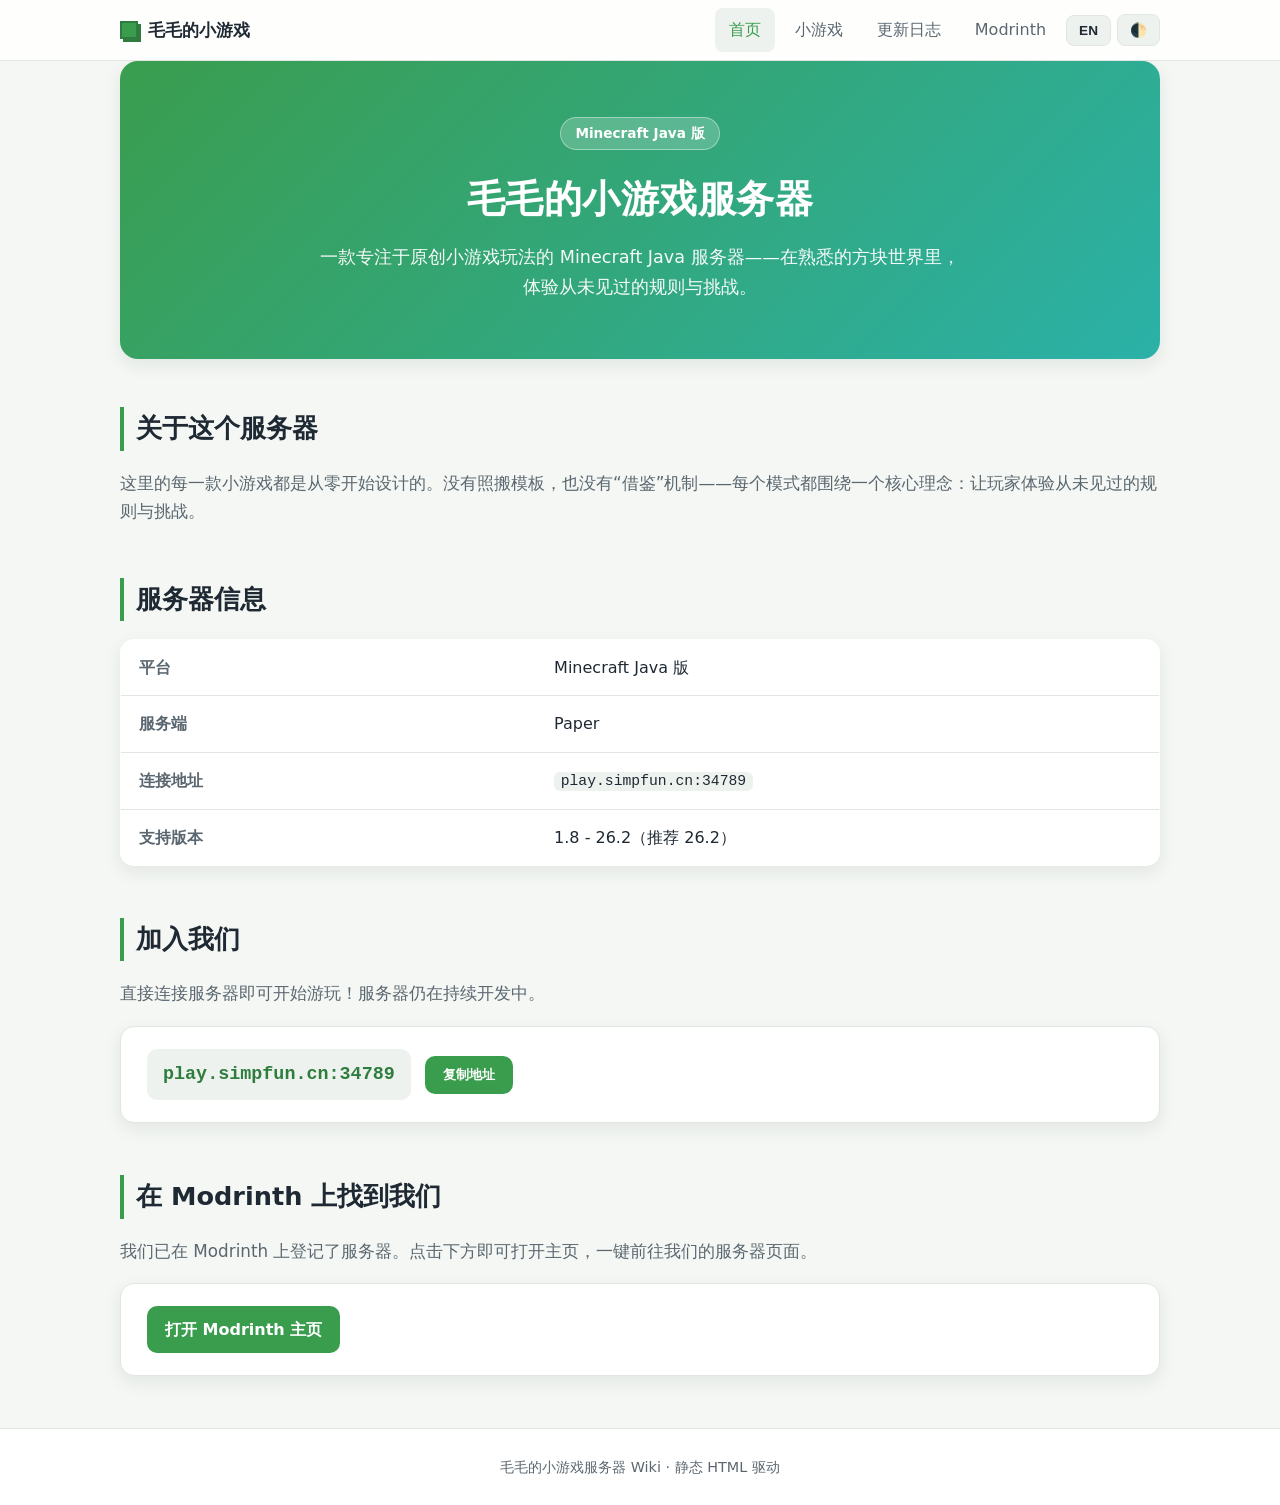
<file: index.html>
<!DOCTYPE html>
<html lang="zh" data-theme="light">
<head>
  <meta charset="UTF-8">
  <meta name="viewport" content="width=device-width, initial-scale=1.0">
  <title data-en="Maomao's MiniGame Server" data-zh="毛毛的小游戏服务器">毛毛的小游戏服务器</title>
  <meta name="description" content="Maomao's MiniGame Server —— 一款专注原创小游戏玩法的 Minecraft Java 服务器。">
  <!-- 主题防闪烁：在渲染前先根据 localStorage / 系统偏好写入 data-theme -->
  <script>
    (function () {
      try {
        var t = localStorage.getItem('maomao-theme');
        if (!t) t = (window.matchMedia && matchMedia('(prefers-color-scheme: dark)').matches) ? 'dark' : 'light';
        document.documentElement.setAttribute('data-theme', t);
      } catch (e) {}
    })();
  </script>
  <link rel="stylesheet" href="./css/style.css">
</head>
<body>
  <!-- 导航栏由 js/main.js 动态注入 -->
  <nav id="navbar"></nav>

  <main class="container">

    <!-- 首页 Hero 区 -->
    <section class="hero">
      <span class="badge" data-en="Minecraft Java Edition" data-zh="Minecraft Java 版">Minecraft Java 版</span>
      <h1 data-en="Maomao's MiniGame Server" data-zh="毛毛的小游戏服务器">毛毛的小游戏服务器</h1>
      <p data-en="A Minecraft Java server focused on original minigame gameplay — experience rules and challenges you've never seen before in the familiar blocky world."
         data-zh="一款专注于原创小游戏玩法的 Minecraft Java 服务器——在熟悉的方块世界里，体验从未见过的规则与挑战。">
        一款专注于原创小游戏玩法的 Minecraft Java 服务器——在熟悉的方块世界里，体验从未见过的规则与挑战。</p>
    </section>

    <!-- 关于服务器 -->
    <section class="section">
      <h2 class="section-title" data-en="About This Server" data-zh="关于这个服务器">关于这个服务器</h2>
      <p class="lead" data-en="Every minigame here is designed from scratch. No copied templates, no recycled mechanics — each mode is built around one core idea: let players experience rules and challenges they've never seen before."
         data-zh="这里的每一款小游戏都是从零开始设计的。没有照搬模板，也没有“借鉴”机制——每个模式都围绕一个核心理念：让玩家体验从未见过的规则与挑战。">
        这里的每一款小游戏都是从零开始设计的。没有照搬模板，也没有“借鉴”机制——每个模式都围绕一个核心理念：让玩家体验从未见过的规则与挑战。</p>
    </section>

    <!-- 服务器信息 -->
    <section class="section">
      <h2 class="section-title" data-en="Server Info" data-zh="服务器信息">服务器信息</h2>
      <table class="info-table">
        <tr>
          <th data-en="Platform" data-zh="平台">平台</th>
          <td data-en="Minecraft Java Edition" data-zh="Minecraft Java 版">Minecraft Java 版</td>
        </tr>
        <tr>
          <th data-en="Server Software" data-zh="服务端">服务端</th>
          <td>Paper</td>
        </tr>
        <tr>
          <th data-en="Address" data-zh="连接地址">连接地址</th>
          <td><code>play.simpfun.cn:34789</code></td>
        </tr>
        <tr>
          <th data-en="Supported Versions" data-zh="支持版本">支持版本</th>
          <td data-en="1.8 - 26.2 (Recommended: 26.2)" data-zh="1.8 - 26.2（推荐 26.2）">1.8 - 26.2（推荐 26.2）</td>
        </tr>
      </table>
    </section>

    <!-- 加入我们 -->
    <section class="section">
      <h2 class="section-title" data-en="Join Us" data-zh="加入我们">加入我们</h2>
      <p class="lead" data-en="Just connect to the server and start playing! The server is still under active development."
         data-zh="直接连接服务器即可开始游玩！服务器仍在持续开发中。">
        直接连接服务器即可开始游玩！服务器仍在持续开发中。</p>
      <div class="join-box" style="margin-top:18px;">
        <span class="join-addr">play.simpfun.cn:34789</span>
        <button class="copy-btn" id="copyAddr" data-addr="play.simpfun.cn:34789"
                data-en="Copy Address" data-zh="复制地址">复制地址</button>
      </div>
    </section>

    <!-- 在 Modrinth 上找到我们 -->
    <section class="section">
      <h2 class="section-title" data-en="Find Us on Modrinth" data-zh="在 Modrinth 上找到我们">在 Modrinth 上找到我们</h2>
      <p class="lead" data-en="We've listed our server on Modrinth. Click below to open the listing and jump to our server page with one tap."
         data-zh="我们已在 Modrinth 上登记了服务器。点击下方即可打开主页，一键前往我们的服务器页面。">
        我们已在 Modrinth 上登记了服务器。点击下方即可打开主页，一键前往我们的服务器页面。</p>
      <div class="join-box" style="margin-top:18px;">
        <a class="copy-btn" style="text-decoration:none;" href="https://modrinth.com/server/maomaos-minigame-server"
           target="_blank" rel="noopener" data-en="Open Modrinth Page" data-zh="打开 Modrinth 主页">打开 Modrinth 主页</a>
      </div>
    </section>

  </main>

  <footer>
    <div class="container">
      <span data-en="Maomao's MiniGame Server Wiki · Powered by static HTML" data-zh="毛毛的小游戏服务器 Wiki · 静态 HTML 驱动">毛毛的小游戏服务器 Wiki · 静态 HTML 驱动</span>
    </div>
  </footer>

  <!-- 主脚本：放在 body 末尾，document.currentScript 可正确获取自身路径 -->
  <script src="./js/main.js"></script>
</body>
</html>
</file>
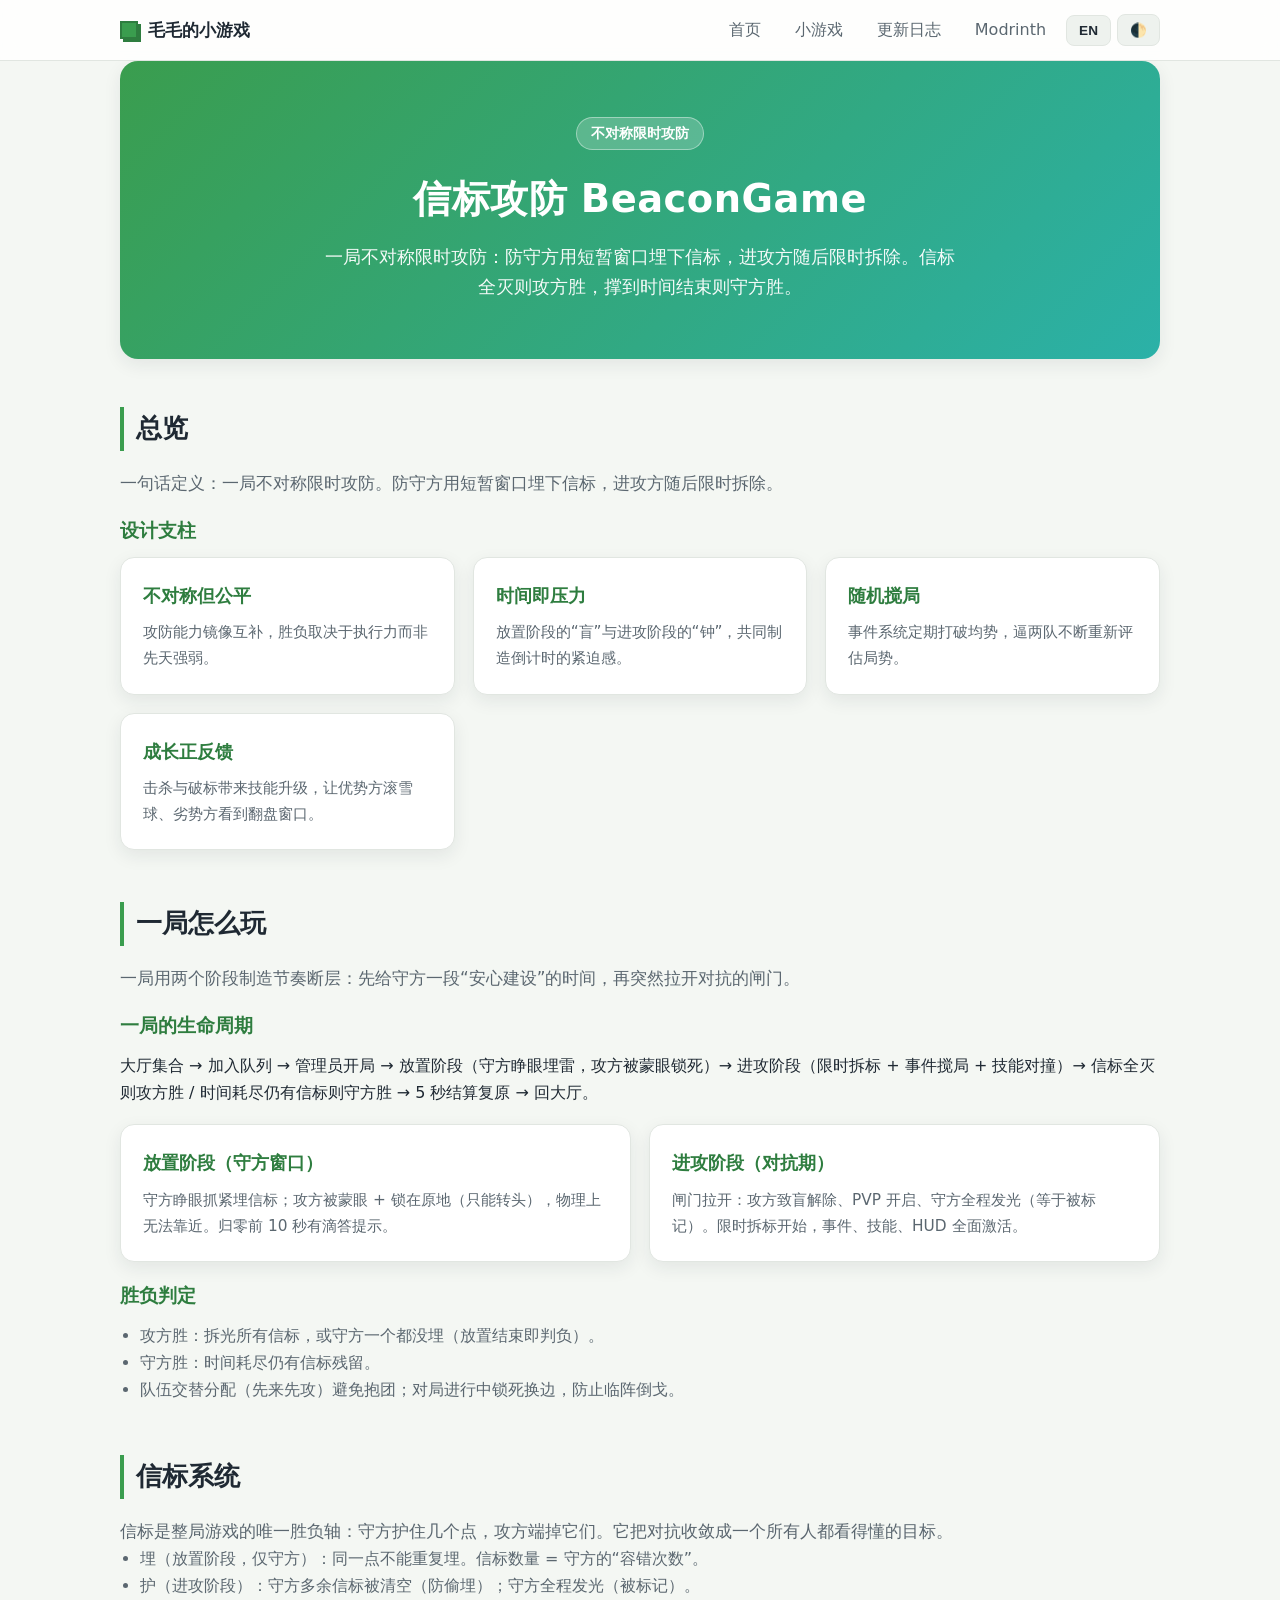
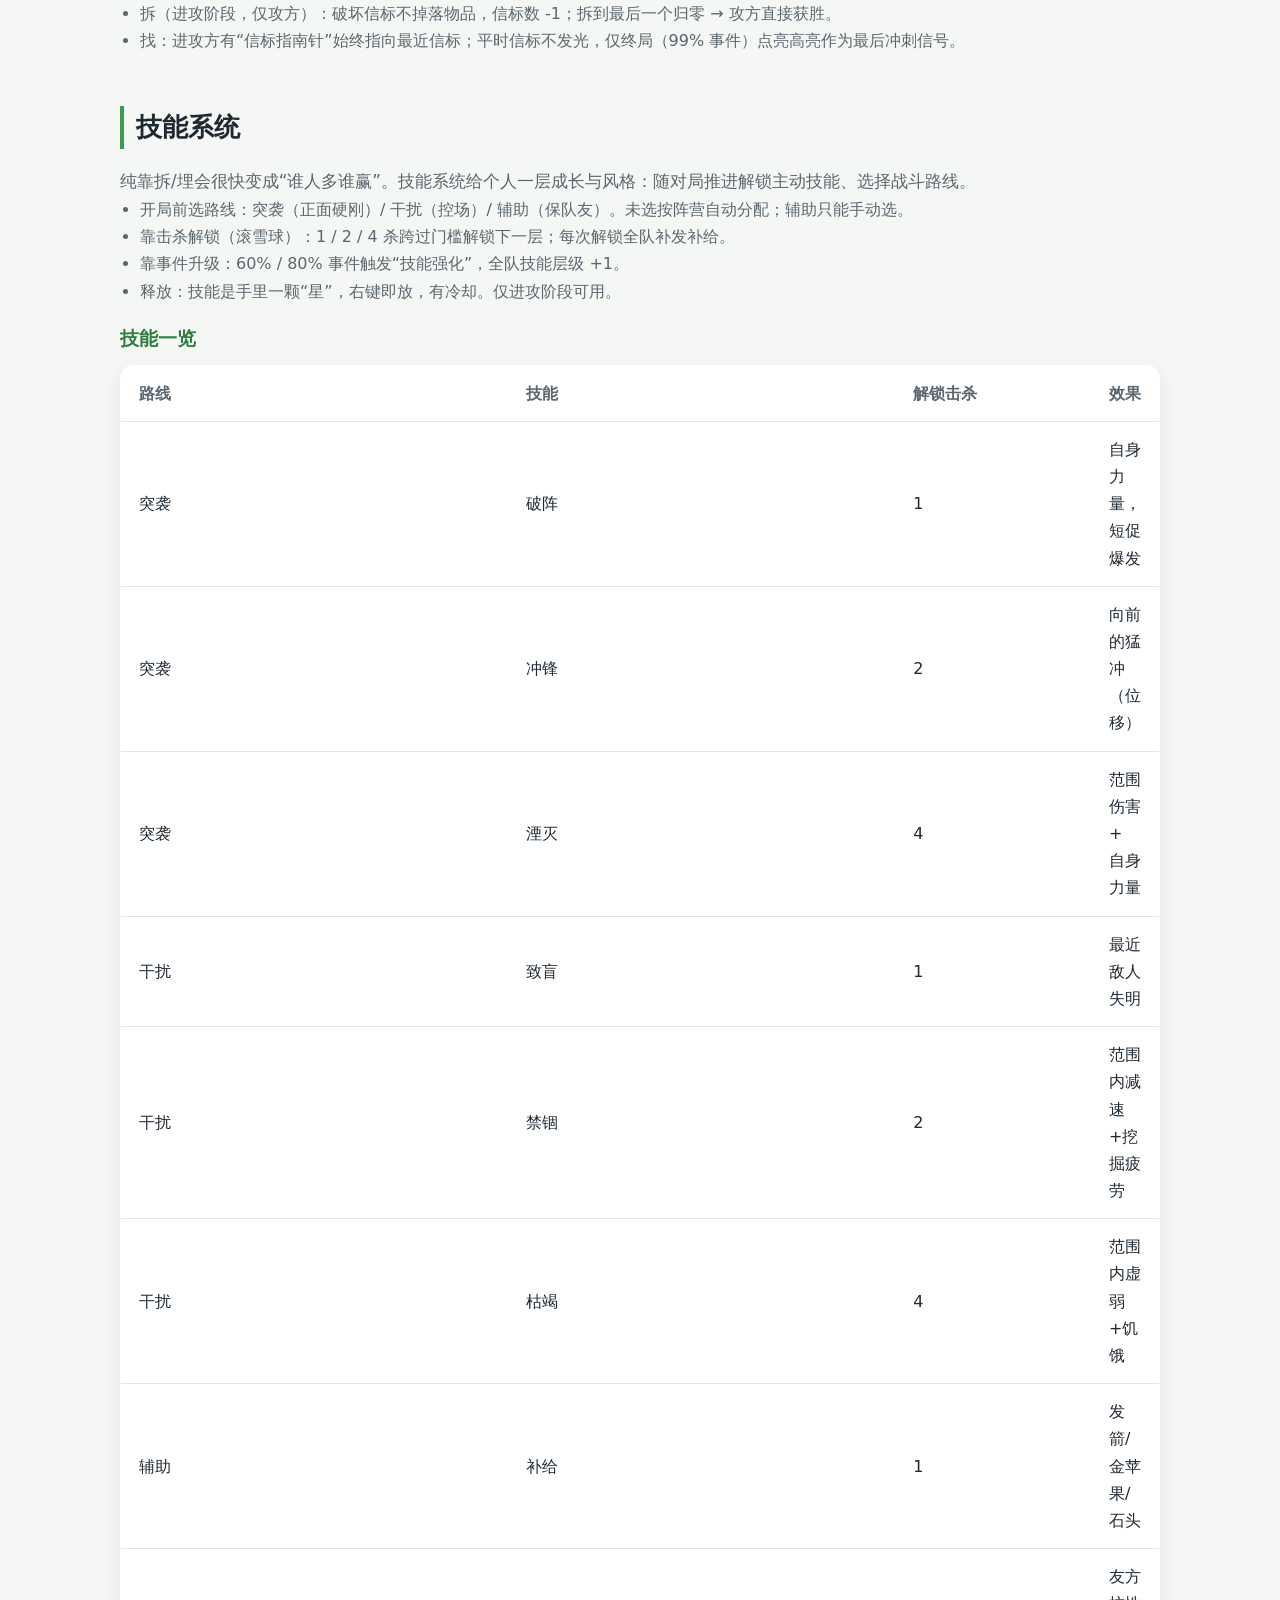
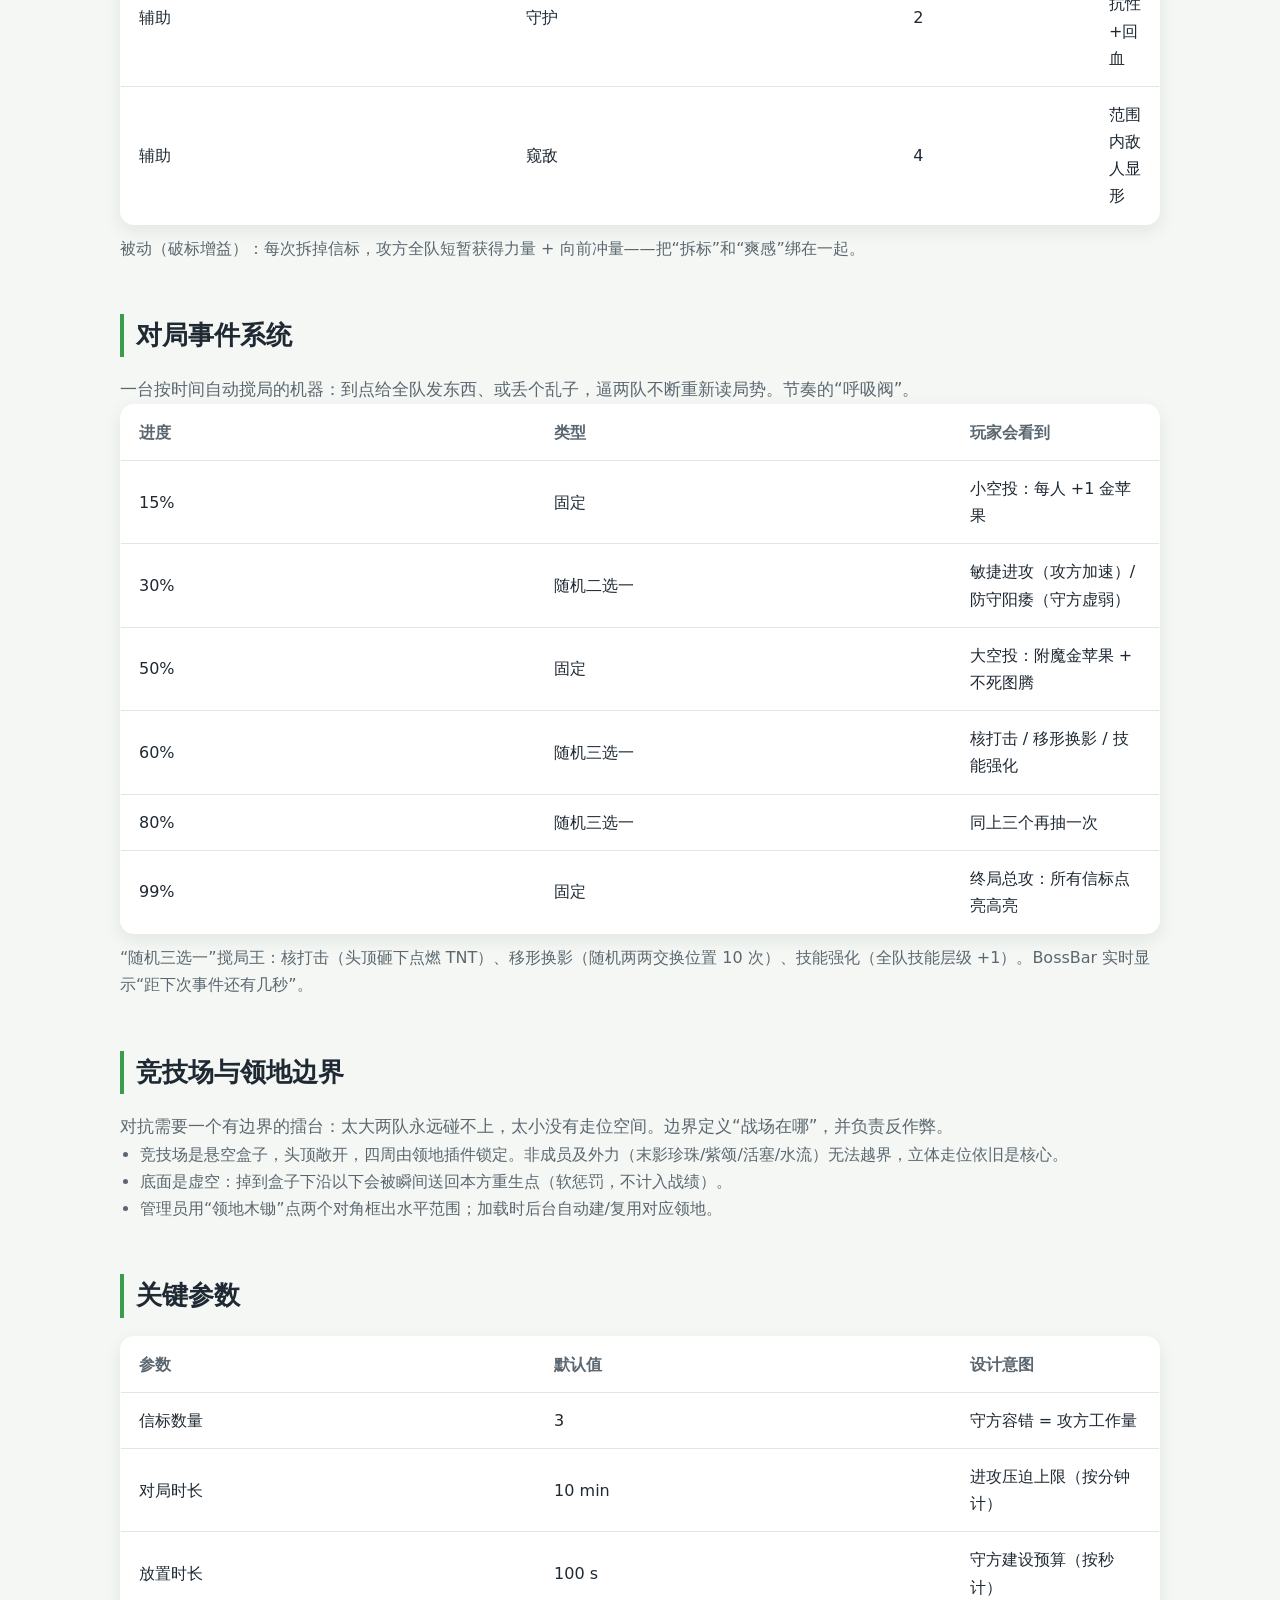
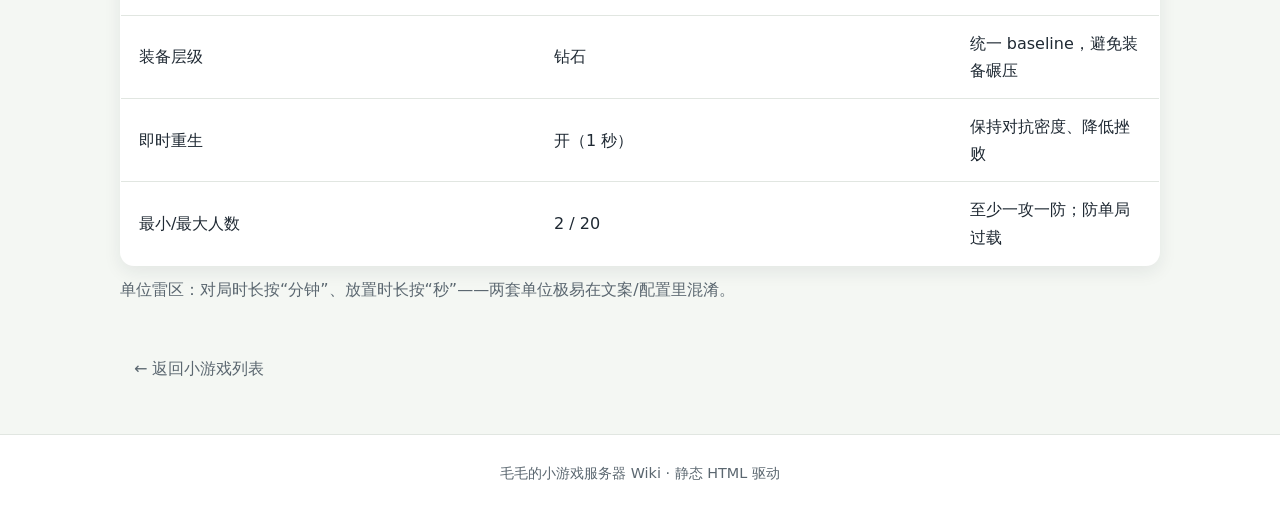
<file: beacongame.html>
<!DOCTYPE html>
<html lang="zh" data-theme="light">
<head>
  <meta charset="UTF-8">
  <meta name="viewport" content="width=device-width, initial-scale=1.0">
  <title data-en="BeaconGame - Maomao's MiniGame Server" data-zh="信标攻防 BeaconGame - 毛毛的小游戏服务器">信标攻防 BeaconGame - 毛毛的小游戏服务器</title>
  <meta name="description" content="信标攻防 BeaconGame —— 一款不对称限时攻防的原创 Minecraft 小游戏。">
  <script>
    (function () {
      try {
        var t = localStorage.getItem('maomao-theme');
        if (!t) t = (window.matchMedia && matchMedia('(prefers-color-scheme: dark)').matches) ? 'dark' : 'light';
        document.documentElement.setAttribute('data-theme', t);
      } catch (e) {}
    })();
  </script>
  <link rel="stylesheet" href="./css/style.css">
</head>
<body>
  <nav id="navbar"></nav>

  <main class="container">

    <!-- 游戏 Hero -->
    <section class="hero">
      <span class="badge" data-en="Asymmetric Attack &amp; Defense" data-zh="不对称限时攻防">不对称限时攻防</span>
      <h1 data-en="BeaconGame · 信标攻防" data-zh="信标攻防 BeaconGame">信标攻防 BeaconGame</h1>
      <p data-en="An asymmetric timed match: defenders bury beacons in a short window, attackers then race to dismantle them. Wipe all beacons to win as attacker; survive till the clock runs out to win as defender."
         data-zh="一局不对称限时攻防：防守方用短暂窗口埋下信标，进攻方随后限时拆除。信标全灭则攻方胜，撑到时间结束则守方胜。">
        一局不对称限时攻防：防守方用短暂窗口埋下信标，进攻方随后限时拆除。信标全灭则攻方胜，撑到时间结束则守方胜。</p>
    </section>

    <!-- 1. 总览 -->
    <section class="section">
      <h2 class="section-title" data-en="Overview" data-zh="总览">总览</h2>
      <p class="lead" data-en="One sentence: a timed asymmetric attack-and-defense. Defenders plant beacons during a brief window; attackers then have limited time to tear them all down."
         data-zh="一句话定义：一局不对称限时攻防。防守方用短暂窗口埋下信标，进攻方随后限时拆除。">
        一句话定义：一局不对称限时攻防。防守方用短暂窗口埋下信标，进攻方随后限时拆除。</p>
      <h3 data-en="Design Pillars" data-zh="设计支柱" style="margin:18px 0 10px;color:var(--primary-dark);">设计支柱</h3>
      <div class="card-grid">
        <div class="card">
          <h3 data-en="Asymmetric but fair" data-zh="不对称但公平">不对称但公平</h3>
          <p data-en="Attack and defense are mirror complements; victory depends on execution, not innate strength."
             data-zh="攻防能力镜像互补，胜负取决于执行力而非先天强弱。">攻防能力镜像互补，胜负取决于执行力而非先天强弱。</p>
        </div>
        <div class="card">
          <h3 data-en="Time is pressure" data-zh="时间即压力">时间即压力</h3>
          <p data-en="The 'blind' of planting and the 'clock' of attacking together create countdown tension."
             data-zh="放置阶段的“盲”与进攻阶段的“钟”，共同制造倒计时的紧迫感。">放置阶段的“盲”与进攻阶段的“钟”，共同制造倒计时的紧迫感。</p>
        </div>
        <div class="card">
          <h3 data-en="Random disruption" data-zh="随机搅局">随机搅局</h3>
          <p data-en="Events periodically break the balance, forcing both teams to re-evaluate constantly."
             data-zh="事件系统定期打破均势，逼两队不断重新评估局势。">事件系统定期打破均势，逼两队不断重新评估局势。</p>
        </div>
        <div class="card">
          <h3 data-en="Growth feedback" data-zh="成长正反馈">成长正反馈</h3>
          <p data-en="Kills and beacon breaks grant skill upgrades — snowball for the strong, comeback window for the weak."
             data-zh="击杀与破标带来技能升级，让优势方滚雪球、劣势方看到翻盘窗口。">击杀与破标带来技能升级，让优势方滚雪球、劣势方看到翻盘窗口。</p>
        </div>
      </div>
    </section>

    <!-- 2. 一局怎么玩 -->
    <section class="section">
      <h2 class="section-title" data-en="How a Match Works" data-zh="一局怎么玩">一局怎么玩</h2>
      <p class="lead" data-en="A match is split into two phases to create a rhythm break: first give defenders a safe building window, then suddenly open the gates of combat."
         data-zh="一局用两个阶段制造节奏断层：先给守方一段“安心建设”的时间，再突然拉开对抗的闸门。">
        一局用两个阶段制造节奏断层：先给守方一段“安心建设”的时间，再突然拉开对抗的闸门。</p>

      <h3 data-en="Match lifecycle" data-zh="一局的生命周期" style="margin:18px 0 10px;color:var(--primary-dark);">一局的生命周期</h3>
      <p data-en="Lobby → join queue → admin starts match → Planting phase (defenders plant, attackers blinded & locked) → Attack phase (timed dismantle + events + skills) → beacons wiped = attacker win / time out with beacons left = defender win → 5s result → back to lobby."
         data-zh="大厅集合 → 加入队列 → 管理员开局 → 放置阶段（守方睁眼埋雷，攻方被蒙眼锁死）→ 进攻阶段（限时拆标 + 事件搅局 + 技能对撞）→ 信标全灭则攻方胜 / 时间耗尽仍有信标则守方胜 → 5 秒结算复原 → 回大厅。">
        大厅集合 → 加入队列 → 管理员开局 → 放置阶段（守方睁眼埋雷，攻方被蒙眼锁死）→ 进攻阶段（限时拆标 + 事件搅局 + 技能对撞）→ 信标全灭则攻方胜 / 时间耗尽仍有信标则守方胜 → 5 秒结算复原 → 回大厅。</p>

      <div class="card-grid" style="margin-top:18px;">
        <div class="card">
          <h3 data-en="Planting phase" data-zh="放置阶段（守方窗口）">放置阶段（守方窗口）</h3>
          <p data-en="Defenders plant beacons; attackers are blinded and locked in place (can only turn). A 10-second tick warns before it ends."
             data-zh="守方睁眼抓紧埋信标；攻方被蒙眼 + 锁在原地（只能转头），物理上无法靠近。归零前 10 秒有滴答提示。">守方睁眼抓紧埋信标；攻方被蒙眼 + 锁在原地（只能转头），物理上无法靠近。归零前 10 秒有滴答提示。</p>
        </div>
        <div class="card">
          <h3 data-en="Attack phase" data-zh="进攻阶段（对抗期）">进攻阶段（对抗期）</h3>
          <p data-en="Gates open: attackers un-blinded, PvP on, defenders glow (marked) the whole time. Timed beacon dismantling begins; all other systems activate."
             data-zh="闸门拉开：攻方致盲解除、PVP 开启、守方全程发光（等于被标记）。限时拆标开始，事件、技能、HUD 全面激活。">闸门拉开：攻方致盲解除、PVP 开启、守方全程发光（等于被标记）。限时拆标开始，事件、技能、HUD 全面激活。</p>
        </div>
      </div>

      <h3 data-en="Win / Lose" data-zh="胜负判定" style="margin:18px 0 10px;color:var(--primary-dark);">胜负判定</h3>
      <ul style="margin-left:20px;color:var(--muted);">
        <li data-en="Attacker win: all beacons destroyed, OR defenders planted zero (auto-loss at end of planting)."
            data-zh="攻方胜：拆光所有信标，或守方一个都没埋（放置结束即判负）。">攻方胜：拆光所有信标，或守方一个都没埋（放置结束即判负）。</li>
        <li data-en="Defender win: time runs out with at least one beacon remaining."
            data-zh="守方胜：时间耗尽仍有信标残留。">守方胜：时间耗尽仍有信标残留。</li>
        <li data-en="Teams are assigned alternately (first-come attacks first) to avoid stacking; switching sides is allowed only while idle, locked during the match."
            data-zh="队伍交替分配（先来先攻）避免抱团；对局进行中锁死换边，防止临阵倒戈。">队伍交替分配（先来先攻）避免抱团；对局进行中锁死换边，防止临阵倒戈。</li>
      </ul>
    </section>

    <!-- 3. 信标系统 -->
    <section class="section">
      <h2 class="section-title" data-en="Beacon System" data-zh="信标系统">信标系统</h2>
      <p class="lead" data-en="The beacon is the single victory axis: defenders protect a few points, attackers take them down. It converges the whole match into one readable goal."
         data-zh="信标是整局游戏的唯一胜负轴：守方护住几个点，攻方端掉它们。它把对抗收敛成一个所有人都看得懂的目标。">
        信标是整局游戏的唯一胜负轴：守方护住几个点，攻方端掉它们。它把对抗收敛成一个所有人都看得懂的目标。</p>
      <ul style="margin-left:20px;color:var(--muted);">
        <li data-en="Plant (planting phase, defenders only): each spot can hold only one beacon. Beacon count = defender's 'error budget'."
            data-zh="埋（放置阶段，仅守方）：同一点不能重复埋。信标数量 = 守方的“容错次数”。">埋（放置阶段，仅守方）：同一点不能重复埋。信标数量 = 守方的“容错次数”。</li>
        <li data-en="Protect (attack phase): surplus beacons in defender inventories are cleared; defenders glow the whole time (marked)."
            data-zh="护（进攻阶段）：守方多余信标被清空（防偷埋）；守方全程发光（被标记）。">护（进攻阶段）：守方多余信标被清空（防偷埋）；守方全程发光（被标记）。</li>
        <li data-en="Dismantle (attack phase, attackers only): breaking a beacon drops nothing, count -1. Last one to zero = attacker win."
            data-zh="拆（进攻阶段，仅攻方）：破坏信标不掉落物品，信标数 -1；拆到最后一个归零 → 攻方直接获胜。">拆（进攻阶段，仅攻方）：破坏信标不掉落物品，信标数 -1；拆到最后一个归零 → 攻方直接获胜。</li>
        <li data-en="Find: a 'beacon compass' always points to the nearest beacon. Beacons light up only near the end (99% event) as a final sprint signal."
            data-zh="找：进攻方有“信标指南针”始终指向最近信标；平时信标不发光，仅终局（99% 事件）点亮高亮作为最后冲刺信号。">找：进攻方有“信标指南针”始终指向最近信标；平时信标不发光，仅终局（99% 事件）点亮高亮作为最后冲刺信号。</li>
      </ul>
    </section>

    <!-- 4. 技能系统 -->
    <section class="section">
      <h2 class="section-title" data-en="Skill System" data-zh="技能系统">技能系统</h2>
      <p class="lead" data-en="Pure planting/dismantling becomes 'whoever has more people wins'. Skills add a layer of growth and style: unlock actives and pick a combat route as the match progresses."
         data-zh="纯靠拆/埋会很快变成“谁人多谁赢”。技能系统给个人一层成长与风格：随对局推进解锁主动技能、选择战斗路线。">
        纯靠拆/埋会很快变成“谁人多谁赢”。技能系统给个人一层成长与风格：随对局推进解锁主动技能、选择战斗路线。</p>
      <ul style="margin-left:20px;color:var(--muted);">
        <li data-en="Pick a route before start: Raid (frontline), Disrupt (crowd control), Support (team buffs). Unselected players auto-assigned by team; Support must be picked manually."
            data-zh="开局前选路线：突袭（正面硬刚）/ 干扰（控场）/ 辅助（保队友）。未选按阵营自动分配；辅助只能手动选。">开局前选路线：突袭（正面硬刚）/ 干扰（控场）/ 辅助（保队友）。未选按阵营自动分配；辅助只能手动选。</li>
        <li data-en="Unlock by kills (snowball): thresholds at 1 / 2 / 4 kills unlock the next tier. Whole team gets resupplied on each unlock."
            data-zh="靠击杀解锁（滚雪球）：1 / 2 / 4 杀跨过门槛解锁下一层；每次解锁全队补发补给。">靠击杀解锁（滚雪球）：1 / 2 / 4 杀跨过门槛解锁下一层；每次解锁全队补发补给。</li>
        <li data-en="Upgrade by events: the 60% / 80% events trigger 'skill boost', whole-team tier +1."
            data-zh="靠事件升级：60% / 80% 事件触发“技能强化”，全队技能层级 +1。">靠事件升级：60% / 80% 事件触发“技能强化”，全队技能层级 +1。</li>
        <li data-en="Release: a skill is a 'star' in hand, right-click to cast, with cooldown. Usable only in the attack phase."
            data-zh="释放：技能是手里一颗“星”，右键即放，有冷却。仅进攻阶段可用。">释放：技能是手里一颗“星”，右键即放，有冷却。仅进攻阶段可用。</li>
      </ul>

      <h3 data-en="Skill table" data-zh="技能一览" style="margin:18px 0 10px;color:var(--primary-dark);">技能一览</h3>
      <table class="info-table">
        <tr>
          <th data-en="Route" data-zh="路线">路线</th>
          <th data-en="Skill" data-zh="技能">技能</th>
          <th data-en="Unlock (kills)" data-zh="解锁击杀">解锁击杀</th>
          <th data-en="Effect" data-zh="效果">效果</th>
        </tr>
        <tr><td data-en="Raid" data-zh="突袭">突袭</td><td data-en="Break" data-zh="破阵">破阵</td><td>1</td><td data-en="Self strength, short burst" data-zh="自身力量，短促爆发">自身力量，短促爆发</td></tr>
        <tr><td data-en="Raid" data-zh="突袭">突袭</td><td data-en="Charge" data-zh="冲锋">冲锋</td><td>2</td><td data-en="Dash forward (velocity, not teleport)" data-zh="向前的猛冲（位移）">向前的猛冲（位移）</td></tr>
        <tr><td data-en="Raid" data-zh="突袭">突袭</td><td data-en="Annihilate" data-zh="湮灭">湮灭</td><td>4</td><td data-en="AoE damage + self strength" data-zh="范围伤害 + 自身力量">范围伤害 + 自身力量</td></tr>
        <tr><td data-en="Disrupt" data-zh="干扰">干扰</td><td data-en="Blind" data-zh="致盲">致盲</td><td>1</td><td data-en="Nearest enemy blinded" data-zh="最近敌人失明">最近敌人失明</td></tr>
        <tr><td data-en="Disrupt" data-zh="干扰">干扰</td><td data-en="Bind" data-zh="禁锢">禁锢</td><td>2</td><td data-en="Slow + mining fatigue in area" data-zh="范围内减速+挖掘疲劳">范围内减速+挖掘疲劳</td></tr>
        <tr><td data-en="Disrupt" data-zh="干扰">干扰</td><td data-en="Drain" data-zh="枯竭">枯竭</td><td>4</td><td data-en="Weakness + hunger in area" data-zh="范围内虚弱+饥饿">范围内虚弱+饥饿</td></tr>
        <tr><td data-en="Support" data-zh="辅助">辅助</td><td data-en="Supply" data-zh="补给">补给</td><td>1</td><td data-en="Arrows / golden apple / stone" data-zh="发箭/金苹果/石头">发箭/金苹果/石头</td></tr>
        <tr><td data-en="Support" data-zh="辅助">辅助</td><td data-en="Guard" data-zh="守护">守护</td><td>2</td><td data-en="Ally resistance + heal" data-zh="友方抗性+回血">友方抗性+回血</td></tr>
        <tr><td data-en="Support" data-zh="辅助">辅助</td><td data-en="Reveal" data-zh="窥敌">窥敌</td><td>4</td><td data-en="Reveal enemies in area" data-zh="范围内敌人显形">范围内敌人显形</td></tr>
      </table>
      <p style="margin-top:10px;color:var(--muted);" data-en="Passive (beacon-break buff): each beacon broken grants the whole attacker team a brief strength + forward impulse — binding 'breaking' to 'thrill'."
         data-zh="被动（破标增益）：每次拆掉信标，攻方全队短暂获得力量 + 向前冲量——把“拆标”和“爽感”绑在一起。">被动（破标增益）：每次拆掉信标，攻方全队短暂获得力量 + 向前冲量——把“拆标”和“爽感”绑在一起。</p>
    </section>

    <!-- 5. 事件系统 -->
    <section class="section">
      <h2 class="section-title" data-en="Event System" data-zh="对局事件系统">对局事件系统</h2>
      <p class="lead" data-en="A machine that auto-disrupts by time: at set points it drops supplies or chaos, forcing both teams to re-read the situation. The 'breathing valve' of rhythm."
         data-zh="一台按时间自动搅局的机器：到点给全队发东西、或丢个乱子，逼两队不断重新读局势。节奏的“呼吸阀”。">
        一台按时间自动搅局的机器：到点给全队发东西、或丢个乱子，逼两队不断重新读局势。节奏的“呼吸阀”。</p>
      <table class="info-table">
        <tr>
          <th data-en="Progress" data-zh="进度">进度</th>
          <th data-en="Type" data-zh="类型">类型</th>
          <th data-en="Players see" data-zh="玩家会看到">玩家会看到</th>
        </tr>
        <tr><td>15%</td><td data-en="Fixed" data-zh="固定">固定</td><td data-en="Small airdrop: +1 golden apple each" data-zh="小空投：每人 +1 金苹果">小空投：每人 +1 金苹果</td></tr>
        <tr><td>30%</td><td data-en="Random (2)" data-zh="随机二选一">随机二选一</td><td data-en="Agile attack (attackers speed) / Weakened defense (defenders weak)" data-zh="敏捷进攻（攻方加速）/ 防守阳痿（守方虚弱）">敏捷进攻（攻方加速）/ 防守阳痿（守方虚弱）</td></tr>
        <tr><td>50%</td><td data-en="Fixed" data-zh="固定">固定</td><td data-en="Big airdrop: enchanted golden apple + totem" data-zh="大空投：附魔金苹果 + 不死图腾">大空投：附魔金苹果 + 不死图腾</td></tr>
        <tr><td>60%</td><td data-en="Random (3)" data-zh="随机三选一">随机三选一</td><td data-en="Nuke / Swap / Skill boost" data-zh="核打击 / 移形换影 / 技能强化">核打击 / 移形换影 / 技能强化</td></tr>
        <tr><td>80%</td><td data-en="Random (3)" data-zh="随机三选一">随机三选一</td><td data-en="Same three rolled again" data-zh="同上三个再抽一次">同上三个再抽一次</td></tr>
        <tr><td>99%</td><td data-en="Fixed" data-zh="固定">固定</td><td data-en="Final assault: all beacons lit up" data-zh="终局总攻：所有信标点亮高亮">终局总攻：所有信标点亮高亮</td></tr>
      </table>
      <p style="margin-top:10px;color:var(--muted);" data-en="'Random three' disruptors: Nuke drops lit TNT above heads; Swap randomly exchanges positions 10 times; Skill boost raises whole-team tier. BossBar shows seconds to next event."
         data-zh="“随机三选一”搅局王：核打击（头顶砸下点燃 TNT）、移形换影（随机两两交换位置 10 次）、技能强化（全队技能层级 +1）。BossBar 实时显示“距下次事件还有几秒”。">“随机三选一”搅局王：核打击（头顶砸下点燃 TNT）、移形换影（随机两两交换位置 10 次）、技能强化（全队技能层级 +1）。BossBar 实时显示“距下次事件还有几秒”。</p>
    </section>

    <!-- 6. 竞技场 -->
    <section class="section">
      <h2 class="section-title" data-en="Arena &amp; Boundaries" data-zh="竞技场与领地边界">竞技场与领地边界</h2>
      <p class="lead" data-en="The match needs a bounded arena: too big and teams never meet, too small and there's no room to maneuver. The boundary defines 'where the battlefield is' and handles anti-cheat."
         data-zh="对抗需要一个有边界的擂台：太大两队永远碰不上，太小没有走位空间。边界定义“战场在哪”，并负责反作弊。">
        对抗需要一个有边界的擂台：太大两队永远碰不上，太小没有走位空间。边界定义“战场在哪”，并负责反作弊。</p>
      <ul style="margin-left:20px;color:var(--muted);">
        <li data-en="The arena is a floating box, open top, sides locked by the land-claim plugin. Non-members and external forces (ender pearl / chorus / piston / water flow) cannot cross — vertical play stays core."
            data-zh="竞技场是悬空盒子，头顶敞开，四周由领地插件锁定。非成员及外力（末影珍珠/紫颂/活塞/水流）无法越界，立体走位依旧是核心。">竞技场是悬空盒子，头顶敞开，四周由领地插件锁定。非成员及外力（末影珍珠/紫颂/活塞/水流）无法越界，立体走位依旧是核心。</li>
        <li data-en="Bottom is the void: fall below the box and you're instantly sent back to your spawn (no fall death, not counted as a kill)."
            data-zh="底面是虚空：掉到盒子下沿以下会被瞬间送回本方重生点（软惩罚，不计入战绩）。">底面是虚空：掉到盒子下沿以下会被瞬间送回本方重生点（软惩罚，不计入战绩）。</li>
        <li data-en="Admins frame the arena with a 'claim hoe' clicking two corners; the plugin auto-builds/reuses the claim on load."
            data-zh="管理员用“领地木锄”点两个对角框出水平范围；加载时后台自动建/复用对应领地。">管理员用“领地木锄”点两个对角框出水平范围；加载时后台自动建/复用对应领地。</li>
      </ul>
    </section>

    <!-- 7. 关键参数 -->
    <section class="section">
      <h2 class="section-title" data-en="Key Parameters" data-zh="关键参数">关键参数</h2>
      <table class="info-table">
        <tr>
          <th data-en="Parameter" data-zh="参数">参数</th>
          <th data-en="Default" data-zh="默认值">默认值</th>
          <th data-en="Design intent" data-zh="设计意图">设计意图</th>
        </tr>
        <tr><td data-en="Beacon count" data-zh="信标数量">信标数量</td><td>3</td><td data-en="Defender error budget = attacker workload" data-zh="守方容错 = 攻方工作量">守方容错 = 攻方工作量</td></tr>
        <tr><td data-en="Match length" data-zh="对局时长">对局时长</td><td>10 min</td><td data-en="Attack pressure ceiling (note: minutes)" data-zh="进攻压迫上限（按分钟计）">进攻压迫上限（按分钟计）</td></tr>
        <tr><td data-en="Planting time" data-zh="放置时长">放置时长</td><td>100 s</td><td data-en="Defender build budget (note: seconds)" data-zh="守方建设预算（按秒计）">守方建设预算（按秒计）</td></tr>
        <tr><td data-en="Gear tier" data-zh="装备层级">装备层级</td><td data-en="Diamond" data-zh="钻石">钻石</td><td data-en="Unified baseline, no gear crush" data-zh="统一 baseline，避免装备碾压">统一 baseline，避免装备碾压</td></tr>
        <tr><td data-en="Instant respawn" data-zh="即时重生">即时重生</td><td data-en="On (1s)" data-zh="开（1 秒）">开（1 秒）</td><td data-en="Keep density, lower frustration" data-zh="保持对抗密度、降低挫败">保持对抗密度、降低挫败</td></tr>
        <tr><td data-en="Min / Max players" data-zh="最小/最大人数">最小/最大人数</td><td>2 / 20</td><td data-en="At least 1v1; cap to avoid overload" data-zh="至少一攻一防；防单局过载">至少一攻一防；防单局过载</td></tr>
      </table>
      <p style="margin-top:10px;color:var(--muted);" data-en="Unit trap: match length is in minutes, planting time in seconds — easy to mix up in text/config."
         data-zh="单位雷区：对局时长按“分钟”、放置时长按“秒”——两套单位极易在文案/配置里混淆。">单位雷区：对局时长按“分钟”、放置时长按“秒”——两套单位极易在文案/配置里混淆。</p>
    </section>

    <!-- 返回 -->
    <section class="section">
      <a class="nav-link" href="./minigames.html" data-en="← Back to Minigames" data-zh="← 返回小游戏列表">← 返回小游戏列表</a>
    </section>

  </main>

  <footer>
    <div class="container">
      <span data-en="Maomao's MiniGame Server Wiki · Powered by static HTML" data-zh="毛毛的小游戏服务器 Wiki · 静态 HTML 驱动">毛毛的小游戏服务器 Wiki · 静态 HTML 驱动</span>
    </div>
  </footer>

  <script src="./js/main.js"></script>
</body>
</html>
</file>
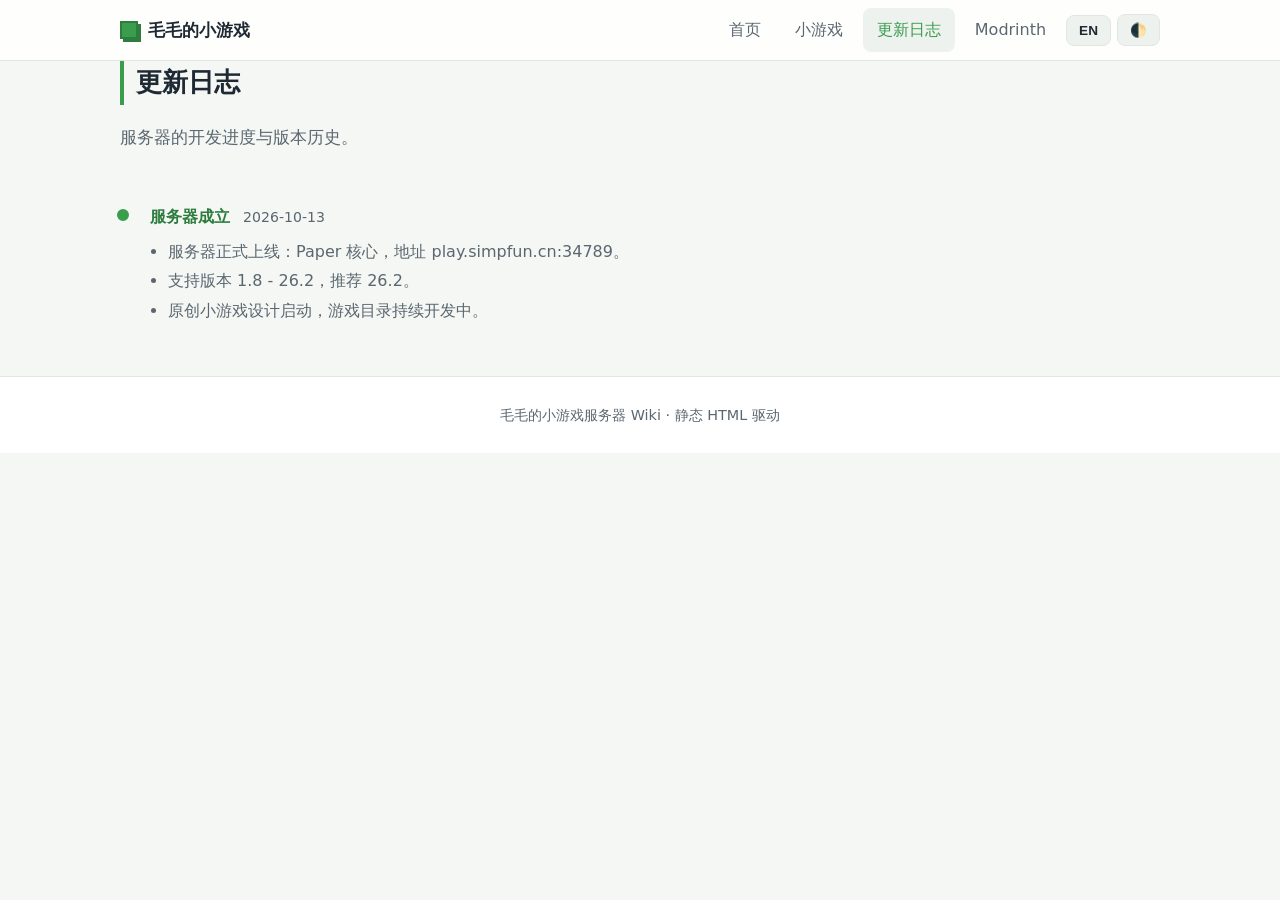
<file: changelog.html>
<!DOCTYPE html>
<html lang="zh" data-theme="light">
<head>
  <meta charset="UTF-8">
  <meta name="viewport" content="width=device-width, initial-scale=1.0">
  <title data-en="Changelog - Maomao's MiniGame Server" data-zh="更新日志 - 毛毛的小游戏服务器">更新日志 - 毛毛的小游戏服务器</title>
  <script>
    (function () {
      try {
        var t = localStorage.getItem('maomao-theme');
        if (!t) t = (window.matchMedia && matchMedia('(prefers-color-scheme: dark)').matches) ? 'dark' : 'light';
        document.documentElement.setAttribute('data-theme', t);
      } catch (e) {}
    })();
  </script>
  <link rel="stylesheet" href="./css/style.css">
</head>
<body>
  <nav id="navbar"></nav>

  <main class="container">

    <section class="section">
      <h2 class="section-title" data-en="Changelog" data-zh="更新日志">更新日志</h2>
      <p class="lead" data-en="Development progress and version history of the server."
         data-zh="服务器的开发进度与版本历史。">服务器的开发进度与版本历史。</p>
    </section>

    <section class="section">
      <!-- 时间线样式，新版本放在最上方 -->
      <div class="changelog-item">
        <div>
          <span class="ver" data-en="Server Launch" data-zh="服务器成立">服务器成立</span>
          <span class="date">2026-10-13</span>
        </div>
        <ul>
          <li data-en="Server went online: Paper core, address play.simpfun.cn:34789." data-zh="服务器正式上线：Paper 核心，地址 play.simpfun.cn:34789。">服务器正式上线：Paper 核心，地址 play.simpfun.cn:34789。</li>
          <li data-en="Supported versions 1.8 - 26.2, recommended 26.2." data-zh="支持版本 1.8 - 26.2，推荐 26.2。">支持版本 1.8 - 26.2，推荐 26.2。</li>
          <li data-en="Original minigame design started; catalog under active development." data-zh="原创小游戏设计启动，游戏目录持续开发中。">原创小游戏设计启动，游戏目录持续开发中。</li>
        </ul>
      </div>
    </section>

  </main>

  <footer>
    <div class="container">
      <span data-en="Maomao's MiniGame Server Wiki · Powered by static HTML" data-zh="毛毛的小游戏服务器 Wiki · 静态 HTML 驱动">毛毛的小游戏服务器 Wiki · 静态 HTML 驱动</span>
    </div>
  </footer>

  <script src="./js/main.js"></script>
</body>
</html>
</file>
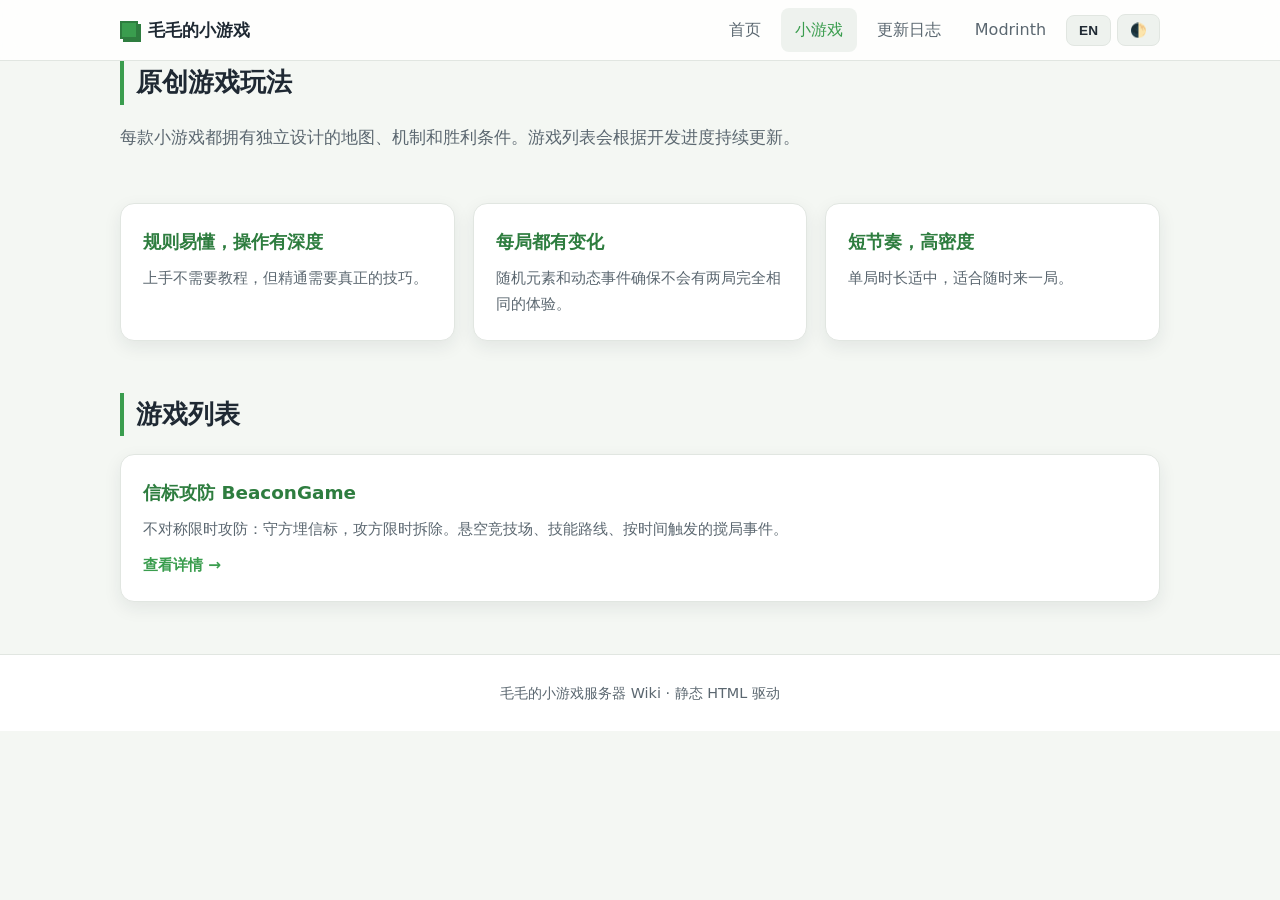
<file: minigames.html>
<!DOCTYPE html>
<html lang="zh" data-theme="light">
<head>
  <meta charset="UTF-8">
  <meta name="viewport" content="width=device-width, initial-scale=1.0">
  <title data-en="Minigames - Maomao's MiniGame Server" data-zh="小游戏 - 毛毛的小游戏服务器">小游戏 - 毛毛的小游戏服务器</title>
  <script>
    (function () {
      try {
        var t = localStorage.getItem('maomao-theme');
        if (!t) t = (window.matchMedia && matchMedia('(prefers-color-scheme: dark)').matches) ? 'dark' : 'light';
        document.documentElement.setAttribute('data-theme', t);
      } catch (e) {}
    })();
  </script>
  <link rel="stylesheet" href="./css/style.css">
</head>
<body>
  <nav id="navbar"></nav>

  <main class="container">

    <section class="section">
      <h2 class="section-title" data-en="Original Minigames" data-zh="原创游戏玩法">原创游戏玩法</h2>
      <p class="lead" data-en="Each minigame has its own independently designed maps, mechanics, and win conditions. The game list will continue to grow as development progresses."
         data-zh="每款小游戏都拥有独立设计的地图、机制和胜利条件。游戏列表会根据开发进度持续更新。">
        每款小游戏都拥有独立设计的地图、机制和胜利条件。游戏列表会根据开发进度持续更新。</p>
    </section>

    <!-- 设计原则卡片 -->
    <section class="section">
      <div class="card-grid">
        <div class="card">
          <h3 data-en="Easy to learn, deep to master" data-zh="规则易懂，操作有深度">规则易懂，操作有深度</h3>
          <p data-en="No tutorial needed to start, but real skill is required to excel."
             data-zh="上手不需要教程，但精通需要真正的技巧。">上手不需要教程，但精通需要真正的技巧。</p>
        </div>
        <div class="card">
          <h3 data-en="Every round feels different" data-zh="每局都有变化">每局都有变化</h3>
          <p data-en="Random elements and dynamic events ensure no two matches play out the same way."
             data-zh="随机元素和动态事件确保不会有两局完全相同的体验。">随机元素和动态事件确保不会有两局完全相同的体验。</p>
        </div>
        <div class="card">
          <h3 data-en="Fast-paced and dense" data-zh="短节奏，高密度">短节奏，高密度</h3>
          <p data-en="Matches are a comfortable length, perfect for jumping in anytime."
             data-zh="单局时长适中，适合随时来一局。">单局时长适中，适合随时来一局。</p>
        </div>
      </div>
    </section>

    <!-- 游戏列表 -->
    <section class="section">
      <h2 class="section-title" data-en="Game List" data-zh="游戏列表">游戏列表</h2>
      <div class="card-grid">
        <a class="card" href="./beacongame.html" style="display:block;">
          <h3 data-en="BeaconGame · 信标攻防" data-zh="信标攻防 BeaconGame">信标攻防 BeaconGame</h3>
          <p data-en="An asymmetric timed attack-and-defense: defenders plant beacons, attackers tear them down. A floating arena, skill routes, and time-driven events."
             data-zh="不对称限时攻防：守方埋信标，攻方限时拆除。悬空竞技场、技能路线、按时间触发的搅局事件。">不对称限时攻防：守方埋信标，攻方限时拆除。悬空竞技场、技能路线、按时间触发的搅局事件。</p>
          <p style="margin-top:10px;color:var(--primary);font-weight:600;" data-en="View details →" data-zh="查看详情 →">查看详情 →</p>
        </a>
      </div>
    </section>

  </main>

  <footer>
    <div class="container">
      <span data-en="Maomao's MiniGame Server Wiki · Powered by static HTML" data-zh="毛毛的小游戏服务器 Wiki · 静态 HTML 驱动">毛毛的小游戏服务器 Wiki · 静态 HTML 驱动</span>
    </div>
  </footer>

  <script src="./js/main.js"></script>
</body>
</html>
</file>
<file: css/style.css>
/* =========================================================================
   Maomao's MiniGame Server Wiki —— 样式表
   纯原生 CSS，无任何框架/构建工具。
   主题通过 <html data-theme="light|dark"> 切换，颜色全部用 CSS 变量定义，
   浅色与深色只是同一组变量的不同取值，方便统一维护。
   ========================================================================= */

/* ---------- 1. 主题变量 ---------- */
:root {
  /* 浅色主题（默认） */
  --bg: #f4f7f3;
  --bg-alt: #ffffff;
  --card: #ffffff;
  --text: #1f2933;
  --muted: #5b6770;
  --primary: #3a9d4e;        /* 草方块绿 */
  --primary-dark: #2e7d3f;
  --accent: #2bb1a8;         /* 青绿点缀 */
  --border: #e1e6e1;
  --shadow: 0 6px 18px rgba(31, 41, 51, 0.08);
  --shadow-hover: 0 10px 28px rgba(31, 41, 51, 0.14);
  --code-bg: #eef2ee;
  --nav-bg: rgba(255, 255, 255, 0.85);
}

/* 深色主题：仅覆盖变量取值 */
[data-theme="dark"] {
  --bg: #14181b;
  --bg-alt: #1b2126;
  --card: #1b2126;
  --text: #e6eae6;
  --muted: #9aa6a0;
  --primary: #4caf50;
  --primary-dark: #3d8b41;
  --accent: #2bb1a8;
  --border: #2a3238;
  --shadow: 0 6px 18px rgba(0, 0, 0, 0.4);
  --shadow-hover: 0 10px 28px rgba(0, 0, 0, 0.55);
  --code-bg: #232b30;
  --nav-bg: rgba(20, 24, 27, 0.85);
}

/* ---------- 2. 基础重置 ---------- */
* { box-sizing: border-box; margin: 0; padding: 0; }

html { scroll-behavior: smooth; }

body {
  font-family: "Segoe UI", "PingFang SC", "Microsoft YaHei", system-ui, sans-serif;
  background: var(--bg);
  color: var(--text);
  line-height: 1.7;
  min-height: 100vh;
  transition: background 0.3s ease, color 0.3s ease;
}

a { color: var(--primary); text-decoration: none; }
a:hover { color: var(--primary-dark); }

code {
  background: var(--code-bg);
  padding: 0.1em 0.45em;
  border-radius: 6px;
  font-family: "Cascadia Code", Consolas, monospace;
  font-size: 0.92em;
}

.container {
  width: 100%;
  max-width: 1080px;
  margin: 0 auto;
  padding: 0 20px;
}

/* ---------- 3. 导航栏（由 js/main.js 动态注入 #navbar） ---------- */
#navbar {
  position: sticky;
  top: 0;
  z-index: 100;
  background: var(--nav-bg);
  backdrop-filter: saturate(160%) blur(10px);
  -webkit-backdrop-filter: saturate(160%) blur(10px);
  border-bottom: 1px solid var(--border);
}

.nav-inner {
  max-width: 1080px;
  margin: 0 auto;
  padding: 0 20px;
  height: 60px;
  display: flex;
  align-items: center;
  gap: 16px;
}

.nav-brand {
  display: flex;
  align-items: center;
  gap: 10px;
  font-weight: 700;
  color: var(--text);
  font-size: 1.05rem;
  white-space: nowrap;
}
.nav-brand:hover { color: var(--text); }

/* 品牌处的小方块（像素风点缀） */
.brand-cube {
  width: 18px;
  height: 18px;
  background: var(--primary);
  border: 2px solid var(--primary-dark);
  box-shadow: 3px 3px 0 var(--primary-dark);
  display: inline-block;
}

.nav-links {
  margin-left: auto;
  display: flex;
  align-items: center;
  gap: 6px;
}

.nav-link {
  color: var(--muted);
  padding: 8px 14px;
  border-radius: 8px;
  font-weight: 500;
  transition: background 0.2s, color 0.2s;
}
.nav-link:hover { background: var(--code-bg); color: var(--text); }
.nav-link.active { color: var(--primary); background: var(--code-bg); }

.nav-btn {
  background: var(--code-bg);
  border: 1px solid var(--border);
  color: var(--text);
  padding: 7px 12px;
  border-radius: 8px;
  cursor: pointer;
  font-size: 0.85rem;
  font-weight: 600;
  min-width: 40px;
  transition: background 0.2s, border-color 0.2s;
}
.nav-btn:hover { border-color: var(--primary); color: var(--primary); }

/* 移动端汉堡按钮，桌面端隐藏 */
.nav-toggle {
  display: none;
  flex-direction: column;
  gap: 4px;
  background: none;
  border: none;
  cursor: pointer;
  margin-left: auto;
  padding: 6px;
}
.nav-toggle span {
  display: block;
  width: 22px;
  height: 2px;
  background: var(--text);
  border-radius: 2px;
}

/* ---------- 4. 页面通用区块 ---------- */
main { padding: 40px 0 64px; }

.section { margin-bottom: 52px; }

.section-title {
  font-size: 1.6rem;
  font-weight: 700;
  margin-bottom: 18px;
  padding-left: 12px;
  border-left: 4px solid var(--primary);
}

.lead { color: var(--muted); font-size: 1.05rem; }

/* 卡片网格 */
.card-grid {
  display: grid;
  grid-template-columns: repeat(auto-fit, minmax(260px, 1fr));
  gap: 18px;
}

.card {
  background: var(--card);
  border: 1px solid var(--border);
  border-radius: 14px;
  padding: 22px;
  box-shadow: var(--shadow);
  transition: transform 0.2s ease, box-shadow 0.2s ease;
}
.card:hover { transform: translateY(-4px); box-shadow: var(--shadow-hover); }

.card h3 { font-size: 1.15rem; margin-bottom: 8px; color: var(--primary-dark); }
[data-theme="dark"] .card h3 { color: var(--primary); }
.card p { color: var(--muted); font-size: 0.96rem; }

/* ---------- 5. 首页 Hero ---------- */
.hero {
  background: linear-gradient(135deg, var(--primary) 0%, var(--accent) 100%);
  color: #fff;
  border-radius: 18px;
  padding: 56px 40px;
  text-align: center;
  box-shadow: var(--shadow);
  margin-bottom: 48px;
}
.hero h1 { font-size: 2.4rem; font-weight: 800; margin-bottom: 12px; letter-spacing: 0.5px; }
.hero p { font-size: 1.1rem; opacity: 0.95; max-width: 640px; margin: 0 auto; }
.hero .badge {
  display: inline-block;
  margin-bottom: 16px;
  background: rgba(255,255,255,0.2);
  border: 1px solid rgba(255,255,255,0.4);
  padding: 4px 14px;
  border-radius: 999px;
  font-size: 0.85rem;
  font-weight: 600;
}

/* ---------- 6. 信息表格 ---------- */
.info-table {
  width: 100%;
  border-collapse: collapse;
  background: var(--card);
  border: 1px solid var(--border);
  border-radius: 14px;
  overflow: hidden;
  box-shadow: var(--shadow);
}
.info-table th, .info-table td {
  text-align: left;
  padding: 14px 18px;
  border-bottom: 1px solid var(--border);
}
.info-table tr:last-child th, .info-table tr:last-child td { border-bottom: none; }
.info-table th {
  width: 40%;
  color: var(--muted);
  font-weight: 600;
  background: var(--bg-alt);
}

/* ---------- 7. 加入服务器（地址 + 复制） ---------- */
.join-box {
  display: flex;
  flex-wrap: wrap;
  align-items: center;
  gap: 14px;
  background: var(--card);
  border: 1px solid var(--border);
  border-radius: 14px;
  padding: 22px 26px;
  box-shadow: var(--shadow);
}
.join-addr {
  font-family: "Cascadia Code", Consolas, monospace;
  font-size: 1.15rem;
  font-weight: 700;
  color: var(--primary-dark);
  background: var(--code-bg);
  padding: 10px 16px;
  border-radius: 10px;
}
[data-theme="dark"] .join-addr { color: var(--primary); }
.copy-btn {
  background: var(--primary);
  color: #fff;
  border: none;
  padding: 10px 18px;
  border-radius: 10px;
  font-weight: 600;
  cursor: pointer;
  transition: background 0.2s;
}
.copy-btn:hover { background: var(--primary-dark); }

/* ---------- 8. 更新日志列表 ---------- */
.changelog-item {
  position: relative;
  padding: 0 0 28px 28px;
  border-left: 2px solid var(--border);
}
.changelog-item:last-child { border-left-color: transparent; padding-bottom: 0; }
.changelog-item::before {
  content: "";
  position: absolute;
  left: -7px;
  top: 4px;
  width: 12px;
  height: 12px;
  background: var(--primary);
  border: 2px solid var(--bg);
  border-radius: 50%;
}
.changelog-item .ver {
  font-weight: 700;
  color: var(--primary-dark);
}
[data-theme="dark"] .changelog-item .ver { color: var(--primary); }
.changelog-item .date { color: var(--muted); font-size: 0.88rem; margin-left: 8px; }
.changelog-item ul { margin: 8px 0 0 18px; color: var(--muted); }
.changelog-item li { margin: 2px 0; }

/* 占位提示 */
.placeholder {
  text-align: center;
  color: var(--muted);
  background: var(--bg-alt);
  border: 1px dashed var(--border);
  border-radius: 14px;
  padding: 40px 20px;
}

/* ---------- 9. 页脚 ---------- */
footer {
  border-top: 1px solid var(--border);
  background: var(--bg-alt);
  padding: 26px 0;
  color: var(--muted);
  font-size: 0.9rem;
  text-align: center;
}

/* ---------- 10. 响应式 ---------- */
@media (max-width: 720px) {
  .hero { padding: 40px 22px; }
  .hero h1 { font-size: 1.8rem; }
  .nav-toggle { display: flex; }
  .nav-links {
    position: absolute;
    top: 60px;
    left: 0;
    right: 0;
    flex-direction: column;
    align-items: stretch;
    gap: 4px;
    background: var(--nav-bg);
    backdrop-filter: blur(10px);
    -webkit-backdrop-filter: blur(10px);
    border-bottom: 1px solid var(--border);
    padding: 10px 16px;
    display: none;
  }
  .nav-links.open { display: flex; }
  .nav-link { padding: 12px 14px; }
  .nav-btn { width: 100%; }
  .info-table th { width: 42%; }
}
</file>
